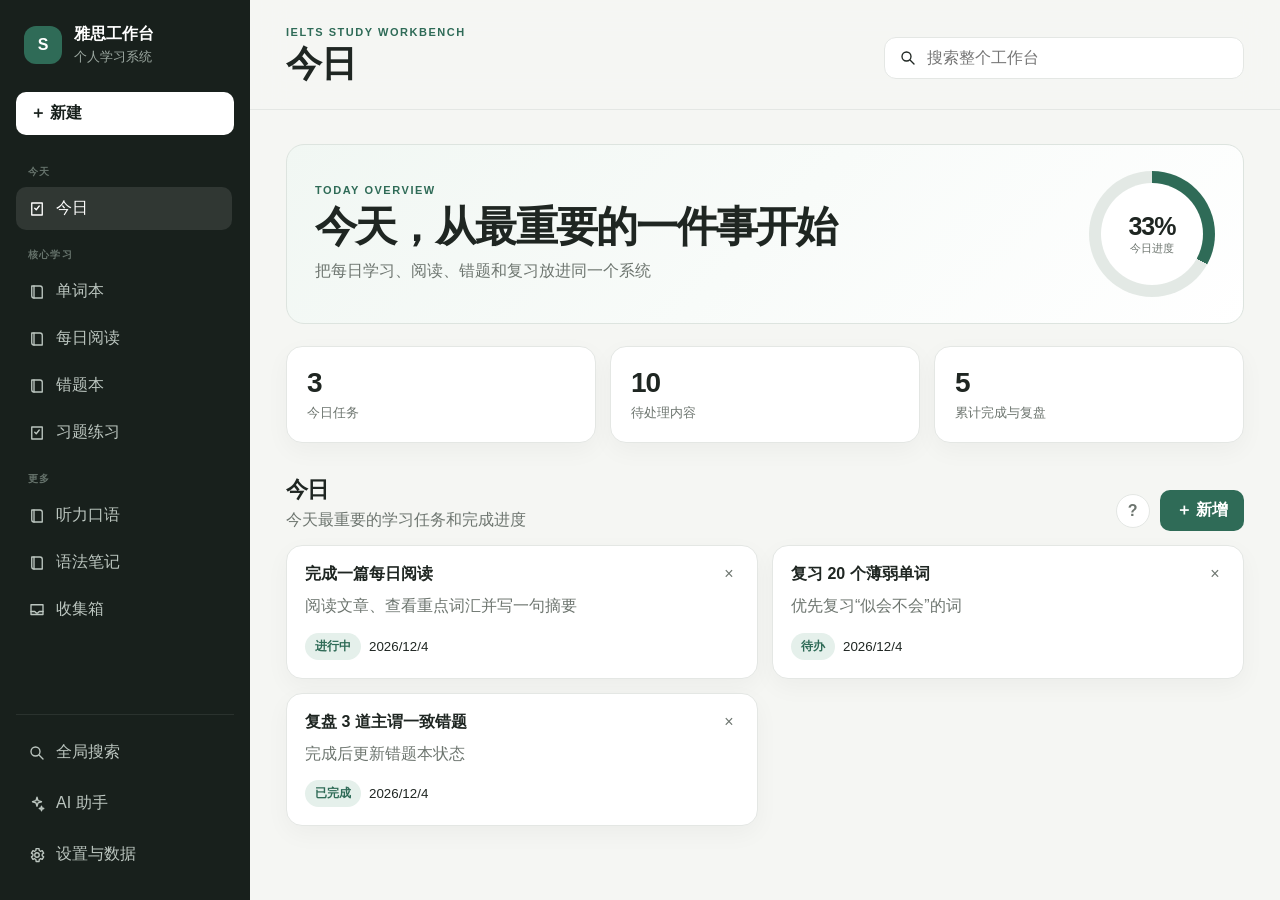
<file: skills/shengjiang-workbench/assets/runtime/index.html>
<!doctype html>
<html lang="zh-CN">
  <head>
    <meta charset="utf-8" />
    <meta name="viewport" content="width=device-width, initial-scale=1" />
    <meta name="color-scheme" content="light" />
    <title>个人 AI 工作台</title>
    <link rel="stylesheet" href="./styles.css" />
  </head>
  <body>
    <div class="app-shell">
      <aside class="sidebar">
        <div class="brand">
          <span class="brand-mark">S</span>
          <div>
            <strong id="brandName">个人 AI 工作台</strong>
            <small id="brandOwner">本地工作台</small>
          </div>
        </div>
        <button class="sidebar-new" type="button" data-add-active>＋ 新建</button>
        <nav id="navigation" aria-label="工作台模块"></nav>
        <nav class="utility-navigation" aria-label="工作台工具">
          <button class="nav-item subtle" type="button" data-route="search">
            <span><svg class="line-icon" viewBox="0 0 24 24" aria-hidden="true"><circle cx="10" cy="10" r="6"/><path d="m15 15 5 5"/></svg></span><span>全局搜索</span>
          </button>
          <button class="nav-item subtle" type="button" data-route="assistant">
            <span><svg class="line-icon" viewBox="0 0 24 24" aria-hidden="true"><path d="m12 3 1.4 4.6L18 9l-4.6 1.4L12 15l-1.4-4.6L6 9l4.6-1.4z"/><path d="m18 15 .7 2.3L21 18l-2.3.7L18 21l-.7-2.3L15 18l2.3-.7z"/></svg></span><span>AI 助手</span>
          </button>
          <button class="nav-item subtle" type="button" data-route="settings">
            <span><svg class="line-icon" viewBox="0 0 24 24" aria-hidden="true"><circle cx="12" cy="12" r="3"/><path d="M19 12a7 7 0 0 0-.1-1l2-1.5-2-3.4-2.4 1A7 7 0 0 0 15 6l-.3-2.6h-4L10.5 6A7 7 0 0 0 9 7.1l-2.4-1-2 3.4 2 1.5a7 7 0 0 0 0 2l-2 1.5 2 3.4 2.4-1A7 7 0 0 0 10.5 18l.3 2.6h4L15 18a7 7 0 0 0 1.5-1.1l2.4 1 2-3.4-2-1.5a7 7 0 0 0 .1-1z"/></svg></span><span>设置与数据</span>
          </button>
        </nav>
      </aside>

      <main class="main">
        <header class="topbar">
          <button id="menuButton" class="icon-button menu-button" type="button" aria-label="打开菜单">☰</button>
          <div>
            <p class="eyebrow" id="personaLabel">PERSONAL WORKBENCH</p>
            <h1 id="pageTitle">今日</h1>
          </div>
          <label class="search">
            <span><svg class="line-icon" viewBox="0 0 24 24" aria-hidden="true"><circle cx="10" cy="10" r="6"/><path d="m15 15 5 5"/></svg></span>
            <input id="globalSearch" type="search" placeholder="搜索整个工作台" />
          </label>
        </header>

        <section id="content" class="content" aria-live="polite"></section>
      </main>
    </div>

    <nav id="mobileNavigation" class="mobile-navigation" aria-label="手机端导航"></nav>

    <dialog id="composer">
      <form id="composerForm" method="dialog">
        <div class="dialog-heading">
          <div>
            <p class="eyebrow">NEW ITEM</p>
            <h2 id="composerTitle">新增内容</h2>
          </div>
          <button class="icon-button" type="button" data-close-dialog aria-label="关闭">×</button>
        </div>
        <input id="composerModule" type="hidden" />
        <label>
          标题
          <input id="itemTitle" name="title" required maxlength="120" placeholder="写清楚下一步要做什么" />
        </label>
        <label>
          补充说明
          <textarea id="itemNote" name="note" rows="4" maxlength="1000" placeholder="可以留空"></textarea>
        </label>
        <label id="itemDateField" hidden>
          日期
          <input id="itemDate" name="date" type="date" />
        </label>
        <div class="dialog-actions">
          <button class="button secondary" type="button" data-close-dialog>取消</button>
          <button class="button primary" type="submit">保存</button>
        </div>
      </form>
    </dialog>

    <input id="importFile" type="file" accept="application/json,.json" hidden />
    <div id="toast" class="toast" role="status"></div>
    <script src="./config.js"></script>
    <script src="./app.js"></script>
  </body>
</html>
</file>
<file: skills/shengjiang-workbench/assets/runtime/styles.css>
:root {
  --accent: #2f6b57;
  --accent-soft: #e5f0eb;
  --ink: #1f2622;
  --muted: #6d756f;
  --line: #e4e7e4;
  --paper: #ffffff;
  --wash: #f5f6f3;
  --sidebar: #18201c;
  --shadow: 0 16px 45px rgba(28, 36, 31, 0.09);
  font-family: Inter, "SF Pro Display", "PingFang SC", "Microsoft YaHei", sans-serif;
}

* { box-sizing: border-box; }

body {
  margin: 0;
  background: var(--wash);
  color: var(--ink);
}

button, input, textarea { font: inherit; }
button { cursor: pointer; }

.line-icon {
  width: 18px;
  height: 18px;
  display: block;
  fill: none;
  stroke: currentColor;
  stroke-width: 1.8;
  stroke-linecap: round;
  stroke-linejoin: round;
}

.app-shell {
  min-height: 100vh;
  display: grid;
  grid-template-columns: 250px minmax(0, 1fr);
}

.sidebar {
  position: sticky;
  top: 0;
  height: 100vh;
  padding: 24px 16px;
  background: var(--sidebar);
  color: #fff;
  display: flex;
  flex-direction: column;
  z-index: 20;
}

.brand {
  display: flex;
  align-items: center;
  gap: 12px;
  padding: 0 8px 26px;
}

.brand-mark {
  width: 38px;
  height: 38px;
  border-radius: 12px;
  display: grid;
  place-items: center;
  background: var(--accent);
  font-weight: 800;
}

.brand strong, .brand small { display: block; }
.brand strong { max-width: 155px; white-space: nowrap; overflow: hidden; text-overflow: ellipsis; }
.brand small { color: #9ca8a1; margin-top: 3px; }

.sidebar-new {
  width: 100%;
  margin-bottom: 16px;
  padding: 11px 14px;
  border: 0;
  border-radius: 10px;
  color: var(--sidebar);
  background: #fff;
  font-weight: 800;
  text-align: left;
}

#navigation {
  display: grid;
  gap: 4px;
  flex: 1;
  align-content: start;
  overflow-y: auto;
  padding-right: 2px;
}

.nav-group {
  margin: 14px 12px 4px;
  color: #66736c;
  font-size: 10px;
  font-weight: 800;
  letter-spacing: .12em;
}

.utility-navigation {
  padding-top: 8px;
  border-top: 1px solid rgba(255,255,255,.08);
}

.nav-item {
  width: 100%;
  border: 0;
  border-radius: 10px;
  padding: 11px 12px;
  display: flex;
  align-items: center;
  gap: 10px;
  color: #bcc6c0;
  background: transparent;
  text-align: left;
}

.nav-item:hover, .nav-item.active { color: #fff; background: rgba(255, 255, 255, 0.1); }
.nav-item.subtle { margin-top: 8px; }

.main { min-width: 0; }

.topbar {
  min-height: 108px;
  padding: 26px 36px 20px;
  display: flex;
  align-items: center;
  gap: 24px;
  border-bottom: 1px solid var(--line);
  background: rgba(245, 246, 243, 0.92);
  backdrop-filter: blur(18px);
  position: sticky;
  top: 0;
  z-index: 10;
}

.topbar h1 { margin: 2px 0 0; font-size: clamp(24px, 3vw, 36px); letter-spacing: -0.04em; }
.eyebrow { margin: 0; color: var(--accent); font-size: 11px; font-weight: 800; letter-spacing: 0.14em; }

.search {
  margin-left: auto;
  width: min(360px, 42vw);
  display: flex;
  align-items: center;
  gap: 8px;
  padding: 10px 14px;
  border: 1px solid var(--line);
  border-radius: 12px;
  background: var(--paper);
}

.search input { width: 100%; border: 0; outline: 0; background: transparent; }
.content { padding: 34px 36px 60px; max-width: 1320px; margin: 0 auto; }

.dashboard-head {
  padding: 26px 28px;
  border: 1px solid #dde4df;
  border-radius: 18px;
  display: flex;
  align-items: center;
  justify-content: space-between;
  gap: 24px;
  background: linear-gradient(135deg, #f1f7f3, #fff);
}

.dashboard-head h2 {
  max-width: 720px;
  margin: 8px 0;
  font-size: clamp(26px, 4vw, 42px);
  line-height: 1.08;
  letter-spacing: -.045em;
}

.dashboard-head p:last-child {
  margin: 0;
  color: var(--muted);
  line-height: 1.7;
}

.progress-ring {
  --progress: 0deg;
  flex: 0 0 auto;
  width: 126px;
  height: 126px;
  padding: 12px;
  border-radius: 50%;
  background: conic-gradient(var(--accent) var(--progress), #e3e9e5 0);
}

.progress-ring > div {
  width: 100%;
  height: 100%;
  display: grid;
  place-content: center;
  text-align: center;
  border-radius: 50%;
  background: #fff;
}

.progress-ring strong, .progress-ring span { display: block; }
.progress-ring strong { font-size: 25px; letter-spacing: -.04em; }
.progress-ring span { color: var(--muted); font-size: 11px; }

.hero {
  border-radius: 22px;
  padding: clamp(24px, 5vw, 48px);
  color: #fff;
  background:
    radial-gradient(circle at 88% 10%, rgba(255,255,255,.16), transparent 34%),
    linear-gradient(135deg, var(--accent), #213f34);
  box-shadow: var(--shadow);
}

.hero h2 { max-width: 760px; margin: 12px 0; font-size: clamp(30px, 5vw, 54px); line-height: 1.02; letter-spacing: -0.055em; }
.hero p { max-width: 760px; margin: 0; color: rgba(255,255,255,.76); line-height: 1.7; }

.stats {
  margin: 22px 0;
  display: grid;
  grid-template-columns: repeat(3, minmax(0, 1fr));
  gap: 14px;
}

.stat, .panel, .card {
  border: 1px solid var(--line);
  border-radius: 16px;
  background: var(--paper);
  box-shadow: 0 8px 24px rgba(28, 36, 31, 0.04);
}

.stat { padding: 20px; }
.stat strong { display: block; margin-bottom: 4px; font-size: 28px; letter-spacing: -0.04em; }
.stat span { color: var(--muted); font-size: 13px; }

.section-heading {
  margin: 32px 0 14px;
  display: flex;
  justify-content: space-between;
  align-items: end;
  gap: 14px;
}

.section-heading h2 { margin: 0 0 5px; font-size: 22px; letter-spacing: -0.03em; }
.section-heading p { margin: 0; color: var(--muted); }
.heading-actions { display: flex; align-items: center; gap: 10px; }
.help-button {
  width: 34px;
  height: 34px;
  border: 1px solid var(--line);
  border-radius: 50%;
  color: var(--muted);
  background: #fff;
  font-weight: 800;
}
.help-button:hover { color: var(--accent); border-color: var(--accent); }
.button { border: 0; border-radius: 10px; padding: 10px 16px; font-weight: 700; }
.button.primary { background: var(--accent); color: #fff; }
.button.secondary { background: #eef0ee; color: var(--ink); }
.button.danger { background: #fff0ef; color: #a43a32; }

.grid { display: grid; grid-template-columns: repeat(2, minmax(0, 1fr)); gap: 14px; }
.card { padding: 18px; position: relative; }
.card h3 { margin: 0 34px 8px 0; font-size: 16px; }
.card p { margin: 0; color: var(--muted); line-height: 1.6; white-space: pre-wrap; }
.card-meta { display: flex; gap: 8px; margin-top: 14px; align-items: center; flex-wrap: wrap; }

.status {
  border: 0;
  border-radius: 999px;
  padding: 5px 10px;
  color: var(--accent);
  background: var(--accent-soft);
  font-size: 12px;
  font-weight: 800;
}

.delete {
  position: absolute;
  top: 13px;
  right: 13px;
  width: 30px;
  height: 30px;
  border: 0;
  border-radius: 50%;
  color: var(--muted);
  background: transparent;
}
.delete:hover { color: #a43a32; background: #fff0ef; }

.empty {
  padding: 48px 24px;
  border: 1px dashed #cfd5d0;
  border-radius: 18px;
  text-align: center;
  color: var(--muted);
  background: rgba(255,255,255,.5);
}

.panel { padding: 22px; margin-bottom: 14px; }
.panel h2 { margin: 0 0 8px; }
.panel p { color: var(--muted); line-height: 1.7; }
.panel-actions { display: flex; flex-wrap: wrap; gap: 10px; margin-top: 16px; }

.module-links { display: grid; gap: 10px; }
.module-link {
  display: flex;
  align-items: center;
  justify-content: space-between;
  gap: 12px;
  padding: 14px 16px;
  border: 1px solid var(--line);
  border-radius: 12px;
  background: #fff;
}
.module-link button { border: 0; background: transparent; color: var(--accent); font-weight: 800; }

.module-badge {
  display: inline-flex;
  margin-bottom: 12px;
  padding: 4px 8px;
  border-radius: 999px;
  color: var(--accent);
  background: var(--accent-soft);
  font-size: 11px;
  font-weight: 800;
}

.assistant-hero {
  margin-bottom: 16px;
  padding: 42px;
  border-radius: 20px;
  color: #fff;
  text-align: center;
  background:
    radial-gradient(circle at 50% 0, rgba(255,255,255,.18), transparent 36%),
    linear-gradient(135deg, #17221d, #2f6b57);
}

.assistant-mark {
  width: 54px;
  height: 54px;
  margin: 0 auto 18px;
  display: grid;
  place-items: center;
  border-radius: 17px;
  color: var(--accent);
  background: #fff;
  font-size: 26px;
}

.assistant-hero .eyebrow { color: #bfe0d2; }
.assistant-hero h2 { margin: 8px 0; font-size: clamp(28px, 4vw, 44px); }
.assistant-hero p:last-child { max-width: 720px; margin: 0 auto; color: rgba(255,255,255,.72); line-height: 1.7; }

.prompt-grid {
  margin: 16px 0;
  display: grid;
  grid-template-columns: repeat(2, minmax(0, 1fr));
  gap: 10px;
}

.prompt-grid button {
  min-height: 72px;
  padding: 14px;
  border: 1px solid var(--line);
  border-radius: 12px;
  color: var(--ink);
  background: #fafbfa;
  text-align: left;
}
.prompt-grid button:hover { border-color: var(--accent); background: var(--accent-soft); }

.assistant-input {
  display: grid;
  gap: 10px;
  margin-top: 16px;
}

.assistant-input textarea {
  width: 100%;
  padding: 14px;
  border: 1px solid var(--line);
  border-radius: 12px;
  resize: vertical;
}

.assistant-input .button { justify-self: end; }
.security-note { font-size: 12px; }

.mobile-navigation { display: none; }

.icon-button {
  width: 36px;
  height: 36px;
  border: 0;
  border-radius: 10px;
  display: grid;
  place-items: center;
  color: var(--ink);
  background: #eef0ee;
}
.menu-button { display: none; }

dialog {
  width: min(520px, calc(100vw - 32px));
  border: 0;
  border-radius: 18px;
  padding: 0;
  box-shadow: 0 24px 80px rgba(0,0,0,.22);
}
dialog::backdrop { background: rgba(15, 20, 17, .52); backdrop-filter: blur(5px); }
dialog form { padding: 24px; }
.dialog-heading { display: flex; justify-content: space-between; margin-bottom: 20px; }
.dialog-heading h2 { margin: 5px 0 0; }
dialog label { display: grid; gap: 7px; margin: 14px 0; font-size: 13px; font-weight: 700; }
dialog input, dialog textarea { width: 100%; border: 1px solid var(--line); border-radius: 10px; padding: 11px 12px; outline: 0; resize: vertical; }
dialog input:focus, dialog textarea:focus { border-color: var(--accent); box-shadow: 0 0 0 3px var(--accent-soft); }
.dialog-actions { display: flex; justify-content: flex-end; gap: 10px; margin-top: 20px; }

.toast {
  position: fixed;
  right: 24px;
  bottom: 24px;
  transform: translateY(20px);
  opacity: 0;
  pointer-events: none;
  padding: 11px 15px;
  border-radius: 10px;
  color: #fff;
  background: #18201c;
  transition: .2s ease;
  z-index: 50;
}
.toast.show { transform: translateY(0); opacity: 1; }

@media (max-width: 820px) {
  .app-shell { grid-template-columns: 1fr; }
  .sidebar {
    position: fixed;
    left: 0;
    transform: translateX(-102%);
    width: min(290px, 84vw);
    transition: transform .22s ease;
    box-shadow: 20px 0 60px rgba(0,0,0,.2);
  }
  body.menu-open .sidebar { transform: translateX(0); }
  .menu-button { display: grid; }
  .topbar { padding: 18px 18px 14px; min-height: 88px; gap: 12px; }
  .search { width: auto; flex: 1; }
  .search input { min-width: 0; }
  .content { padding: 22px 18px 100px; }
  .grid, .stats { grid-template-columns: 1fr; }
  .hero { border-radius: 18px; }
  .dashboard-head { align-items: flex-start; }
  .progress-ring { width: 94px; height: 94px; padding: 9px; }
  .progress-ring strong { font-size: 19px; }
  .mobile-navigation {
    position: fixed;
    left: 12px;
    right: 12px;
    bottom: 12px;
    z-index: 30;
    min-height: 66px;
    display: grid;
    grid-auto-flow: column;
    grid-auto-columns: 1fr;
    align-items: center;
    padding: 7px;
    border: 1px solid rgba(255,255,255,.1);
    border-radius: 18px;
    background: rgba(24, 32, 28, .96);
    box-shadow: 0 18px 50px rgba(0,0,0,.25);
    backdrop-filter: blur(18px);
  }
  .mobile-navigation button {
    min-width: 0;
    padding: 6px 4px;
    border: 0;
    border-radius: 11px;
    color: #9da8a1;
    background: transparent;
  }
  .mobile-navigation button span,
  .mobile-navigation button small { display: block; }
  .mobile-navigation button span { margin-bottom: 3px; font-size: 18px; }
  .mobile-navigation button small { overflow: hidden; text-overflow: ellipsis; white-space: nowrap; font-size: 10px; }
  .mobile-navigation button.active { color: #fff; background: rgba(255,255,255,.11); }
}

@media (max-width: 520px) {
  .topbar > div { display: none; }
  .search { margin-left: 0; }
  .section-heading { align-items: stretch; flex-direction: column; }
  .section-heading .button { width: 100%; }
  .dashboard-head { display: grid; }
  .progress-ring { grid-row: 1; }
  .prompt-grid { grid-template-columns: 1fr; }
  .assistant-hero { padding: 30px 20px; }
}
</file>
